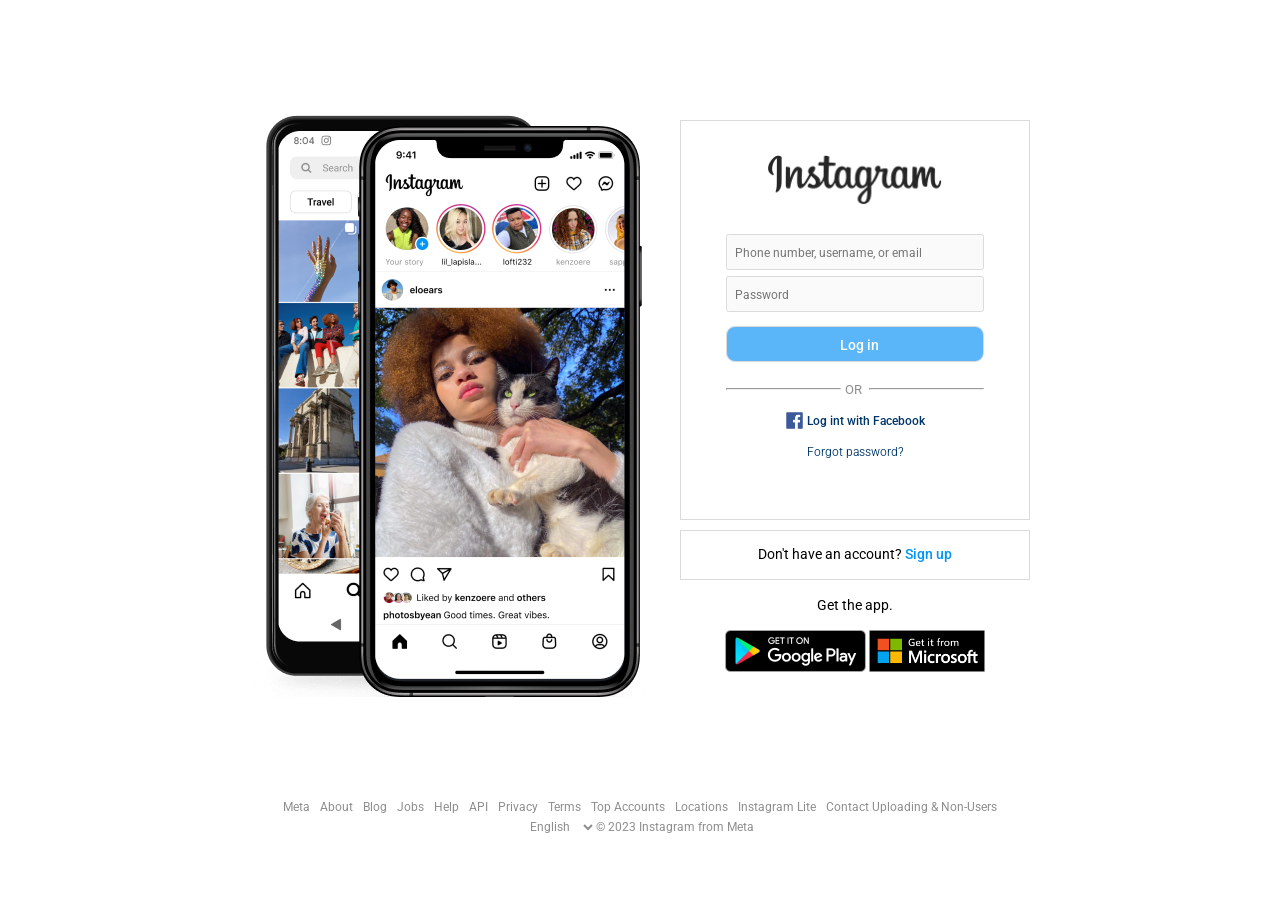
<file: index.html>
<!DOCTYPE html>
<html lang="en">
<head>
    <meta charset="UTF-8">
    <meta http-equiv="X-UA-Compatible" content="IE=edge">
    <meta name="viewport" content="width=device-width, initial-scale=1.0">
    <title>Instagram</title>
   <link rel="icon" href="./favicon-01.png">
   <link rel="stylesheet" href="./instagramclone.css">
</head>
<body>
    <div class="main">
        <div class="left">
        <img src="./side.png" alt="loading">
        </div>
        <div class="right">
            <div class="container">
               <div class="insta">
                <img src="./logo.png" alt="no">
                </div>
               <div class="form">
                <input type="text" placeholder="Phone number, username, or email">
                <input type="password" placeholder="Password">
                <div class="login">
                <input type="submit" value="Log in">
                </div>
               </div>
               <div class="middle">
               <br>
               <div class="or">
               <p> <hr>OR <hr></p>
               </div>

               <div class="fblog">
                <img src="./fb.png" alt="">
                <a style="font-weight: 500;" href="#">Log int with Facebook</a>
                </div>
                <br>
                <a href="#">Forgot password?</a>
               </div>
            </div>
            <div class="box2">
                <p>Don't have an account?
            <a href="#">Sign up</a></p> 
            </div>

            <div class="bottom">
                <p>Get the app.</p>
                <a href=#>
                <img src="./play.png" alt="no"></a>
                <a href="#">
                <img src="./micro.png" alt="no">
                </a>
            </div>
           
        </div>
    </div>
    <div class="footer">
        <div class="line">
            <a href="#"> Meta</a>
            <a href="#"> About</a>
            <a href="#"> Blog</a>
            <a href="#"> Jobs</a>
            <a href="#"> Help</a>
            <a href="#"> API</a>
            <a href="#"> Privacy</a>
            <a href="#"> Terms</a>
            <a href="#"> Top Accounts</a>
            <a href="#"> Locations</a>
            <a href="#"> Instagram Lite</a>
            <a href="#"> Contact Uploading & Non-Users</a>
         
        </div>
        <div class="lan">
        <select name="Language" id="Language">
        <option >English</option>
        <option >Marathi</option>
        <option >Hindi</option>
        <option >Bangla</option>
        <option >Kannada</option>
        </select>
        
        <p>© 2023 Instagram from Meta</p>
        </div>

    </div>
   
</body>
</html>
</file>
<file: instagramclone.css>
@import url('https://fonts.googleapis.com/css2?family=Roboto:wght@300;400;500;700&display=swap');
*{
    margin: 0;
    padding: 0;
    box-sizing: border-box;
    font-family: 'Roboto', sans-serif;
}


body{
    display: flex;
    flex-direction: column;
    align-items: center;
    height: 100vh;
    width: 100vw;

}

.main{
    display: flex;
    flex-direction: row;
    align-items: center;
    justify-content: space-evenly;
    margin-top: 80px;
}
.left{
    width: 380px;
    height: 581px;
    margin-right: 50px;
}
.right{
    width: 350px;
    height: 650px;
}
.container{
    width: 350px;
    height: 400px;
    display: flex;
    flex-direction: column;
    align-items: center;
    padding: 8px;
    border: 1.8px solid  rgb(219,219,219);
    margin-top: 40px;
    
}

.insta img{
    width:  175px; 
    height: 51px;
    margin: 25px 20px;    
}

.form{
    display: flex;
    flex-direction: column;
    align-items: center;
    margin-bottom: 12px;
}
.form input{
    background-color: #FAFAFA;
    height: 36px;
    width: 258px;
    outline: none;
    border: 1px solid rgb(219,219,219);
    border-radius: 2.5px;
    padding: 9px 0 7px 8px;
    font-size: 12px;
    color: #8e8e8e;
    margin-bottom: 6px;
}

.login input{
    margin: 8px 40px;
    height: 36px;
    width: 258px;
    border: 1px solid rgb(219,219,219);
    border-radius: 9px;
    background-color:rgb(90,181,249);
    color: white;
    font-weight: 500;
    font-size: 14px;
    cursor: pointer;
}

.middle{
    text-align: center;
    font-size: 13px;
    color: #8e8e8e;
    
}


.middle img{
    width: 17px;
    margin-right: 4px;
}


.fblog{display: flex;
    align-items: center;
    justify-content: center;
}
.or{
    position: relative;
    bottom: 15px;
}

hr{
    display: inline-block;
    width: 115px;
    position: relative;
    margin: 4px;


}
.middle a{
    color:#00376b;
    font-size: 12px;
    font-weight: 350;
    text-decoration: none;
}    

.box2{
    margin-top: 10px;
    border: 1.8px solid  rgb(219,219,219);
    height: 50px;
    text-align: center;
    padding: 15px;
    font-size: 14px;
    
}

.box2 a{
    text-decoration: none;
    color: #0095f6;
    font-weight: 500;
}

.bottom{
    margin-top: 17px;
    text-align: center;
    font-size: 14px;
}

.bottom img{
    margin-top: 17px;
    height: 42px;
    
}

.line{
    display: flex;
    justify-content: center;

}

.footer{
    margin-top: 65px;
}
.line a{
    padding: 5px;
    text-decoration: none;
    color: #8e8e8e;
    font-size: 12px;
}

.footer p{
    text-align: center;
    color: #8e8e8e;
    font-size: 12px;
}

.lan{
display: flex;
align-items: center;
justify-content: center;
}


.lan select{
    background: white;
    border: none;
    color: #8e8e8e;
    font-size: 12px;

}
</file>
